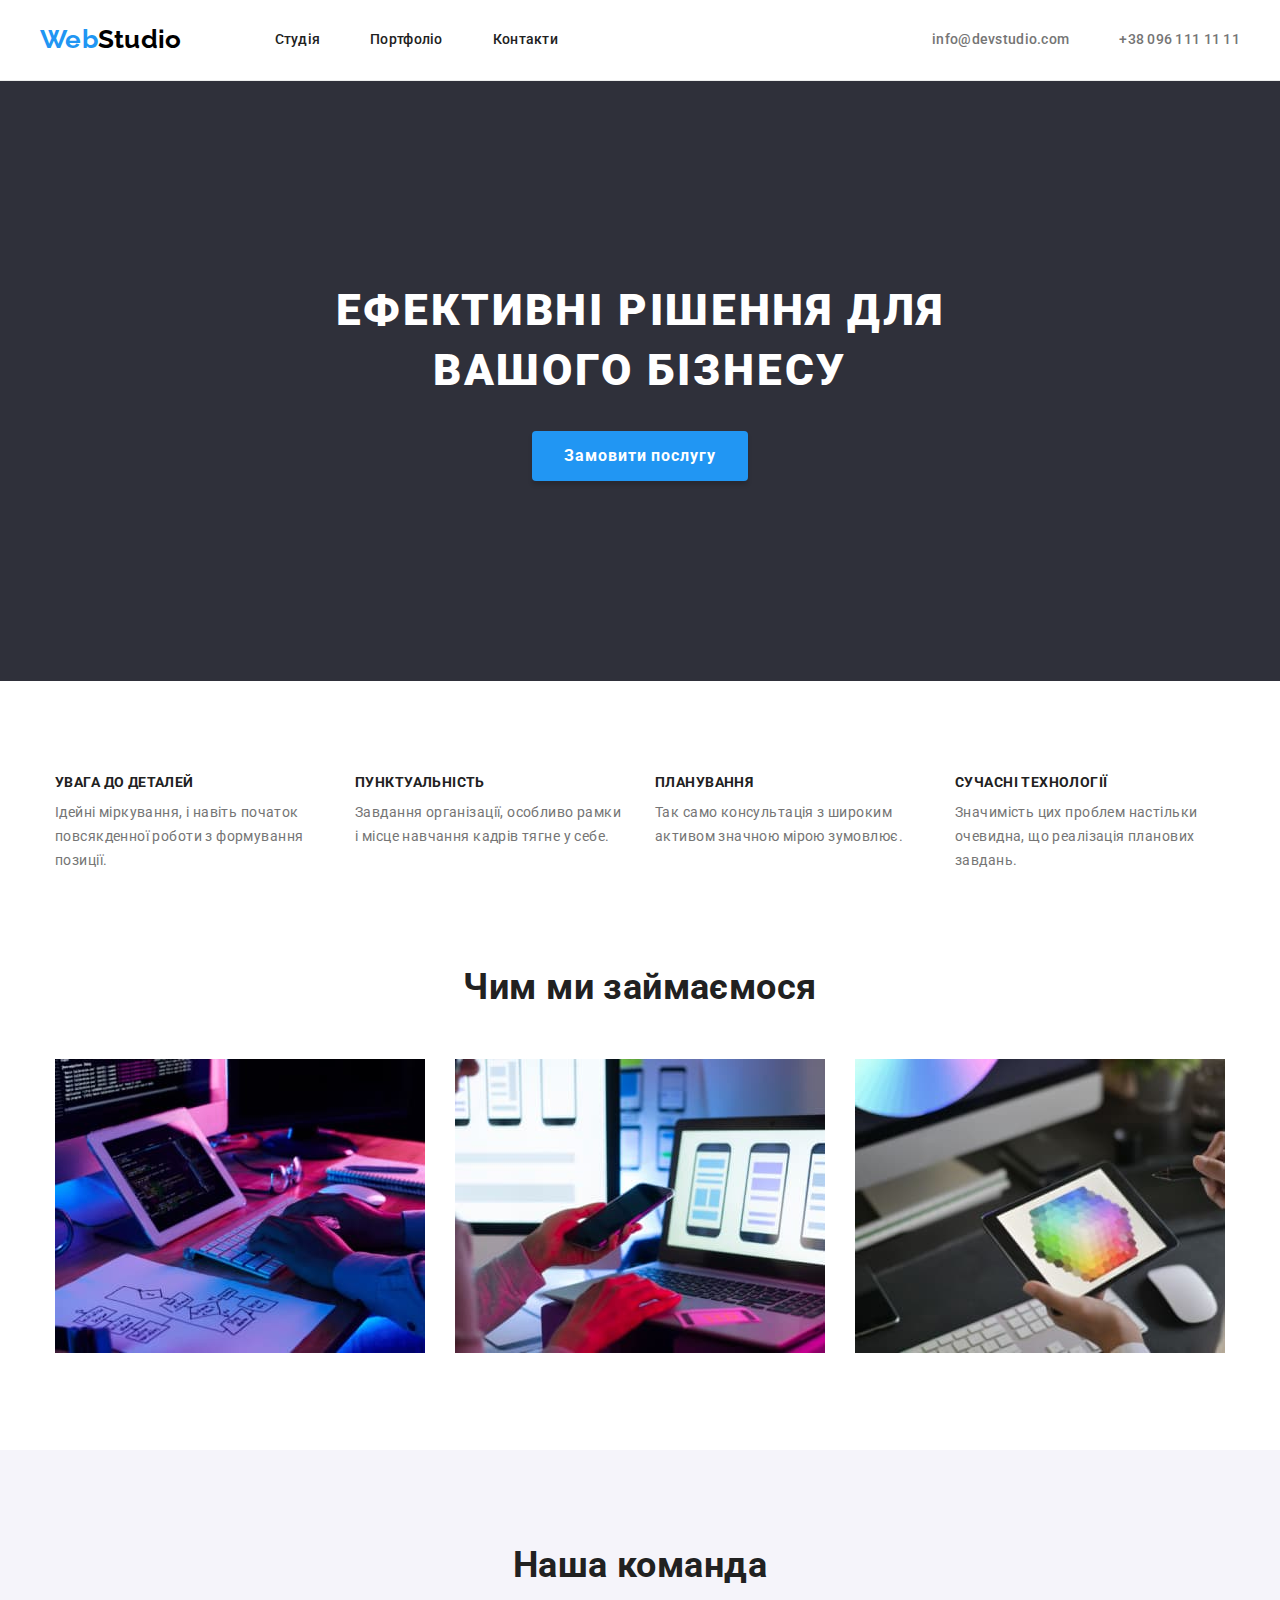
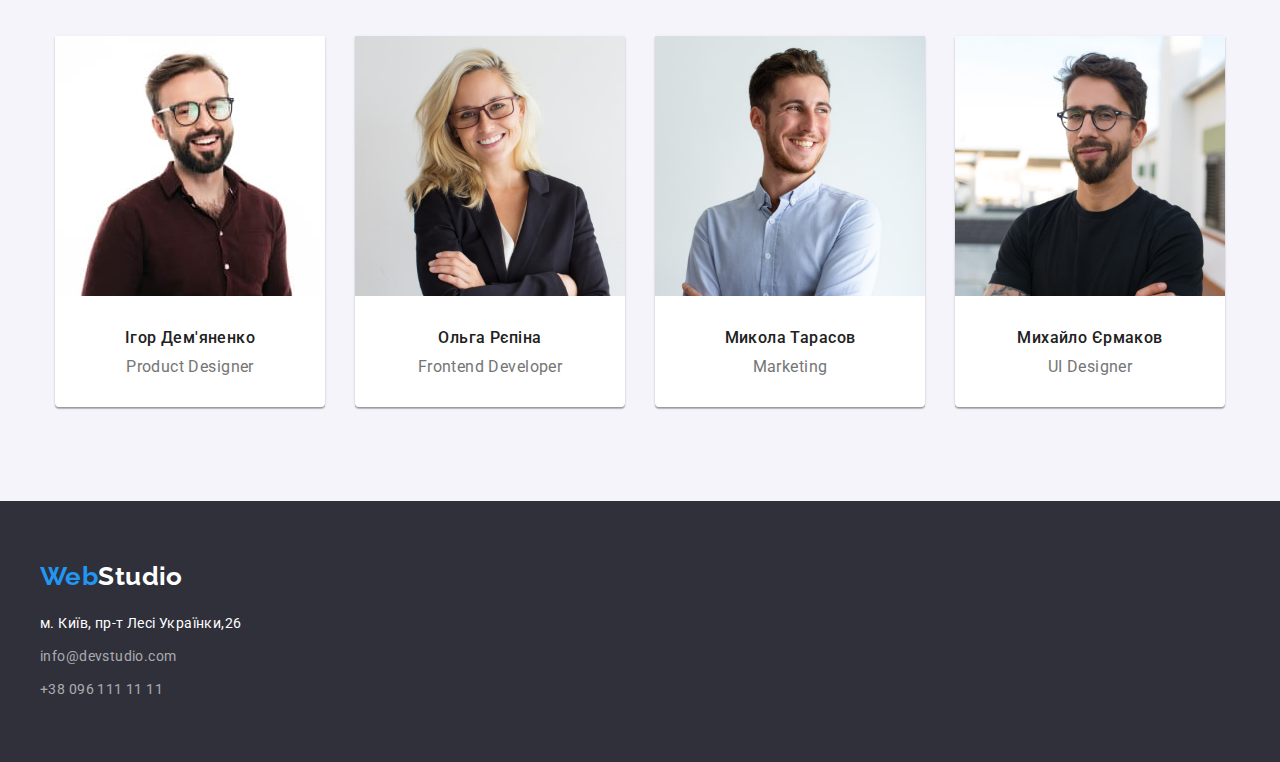
<file: index.html>
<!DOCTYPE html>
<html lang="uk">

<head>
    <meta charset="UTF-8">
    <meta http-equiv="X-UA-Compatible" content="IE=edge">
    <meta name="viewport" content="width=device-width, initial-scale=1.0">
    <link rel="preconnect" href="https://fonts.googleapis.com">
    <link rel="preconnect" href="https://fonts.gstatic.com" crossorigin>
    <link
        href="https://fonts.googleapis.com/css2?family=Raleway:wght@700&family=Roboto:wght@400;500;700;900&display=swap"
        rel="stylesheet">
    <link rel="stylesheet" href="./css/modern-normalize.css">
    <link rel="stylesheet" href="./css/styles.css">
    <title>Studio</title>

</head>

<body>
    <!--Шапка сайта-->
    <header class="header">
        <div class="container header-block">
            <div class="header-site">
                <a href="./index.html" class="logo list">Web<span class="logo-first">Studio</span></a>
                <nav class="site-nav">
                    <ul class="list site-list">
                        <li class="site-item"><a href="./index.html" class="link current">Студія</a></li>
                        <li class="site-item"><a href="./portfolio.html" class="link">Портфоліо</a></li>
                        <li class="site-item"><a href="./ " class="link">Контакти</a></li>
                    </ul>
                </nav>
            </div>
            <ul class="list info-nav">
                <li class="info-item"> <a href="mailto:info@devstudio.com" class="info-link">info@devstudio.com</a></li>
                <li class="info-item"><a href="tel:+380961111111" class="info-link">+38 096 111 11 11</a></li>
            </ul>
        </div>
    </header>
    <!--Головний контент-->
    <main>
        <!--Герой-->
        <section class="hero">
            <div class="container hero-block">
                <h1 class="hero-title">Ефективні рішення для <br>вашого бізнесу</h1>
                <div class="button-wrapper">
                    <button type="button" class="hero-button">Замовити послугу</button>
                </div>
            </div>
        </section>

        <!--Переваги-->
        <section class="section advantages">
            <div class="container">
                <h2 hidden class="title">Переваги</h2>
                <ul class="list adv-list">
                    <li class="adv-item">
                        <h3 class="item">УВАГА ДО ДЕТАЛЕЙ</h3>
                        <p class="text">Ідейні міркування, і навіть початок повсякденної роботи з формування позиції.
                        </p>
                    </li>
                    <li class="adv-item">
                        <h3 class="item">ПУНКТУАЛЬНІСТЬ</h3>
                        <p class="text">Завдання організації, особливо рамки і місце навчання кадрів тягне у себе.</p>
                    </li>
                    <li class="adv-item">
                        <h3 class="item">ПЛАНУВАННЯ</h3>
                        <p class="text">Так само консультація з широким активом значною мірою зумовлює.</p>
                    </li>
                    <li class="adv-item">
                        <h3 class="item">СУЧАСНІ ТЕХНОЛОГІЇ</h3>
                        <p class="text">Значимість цих проблем настільки очевидна, що реалізація планових завдань.</p>
                    </li>
                </ul>
            </div>
        </section>
        <!--Заняття-->
        <section class="section doing">
            <div class="container">
                <h2 class="title">Чим ми займаємося</h2>
                <ul class="list doing-list">
                    <li class="doing-item">
                        <img src="./images/box-1.jpeg" alt="програміст пише код на комп'ютері" width="370" height="294">
                    </li>
                    <li class="doing-item">
                        <img src="./images/box-2.jpeg" alt="синхронізація телефону з комп'ютером" width="370"
                            height="294">
                    </li>
                    <li class="doing-item">
                        <img src="./images/box-3.jpeg" alt="палітра кольорів на планшеті у руці дизайнера " width="370"
                            height="294">
                    </li>
                </ul>
            </div>
        </section>
        <!--Команда-->
        <section class="section team">
            <div class="container">
                <h2 class="title ">Наша команда</h2>
                <ul class="list team-list">
                    <li class="team-member">
                        <img src="./images/ihor_designer.jpeg" alt="фото дизайнера" width="270" height="260">
                        <h3 class="team-mate">Ігор Дем'яненко</h3>
                        <p class="team-jobs">Product Designer</p>
                    </li>
                    <li class="team-member">
                        <img src="./images/olga_developer.jpeg" alt="фото розробниці" width="270" height="260">
                        <h3 class="team-mate">Ольга Рєпіна</h3>
                        <p class="team-jobs">Frontend Developer</p>
                    </li>
                    <li class="team-member">
                        <img src="./images/mykola_marketing.jpeg" alt="фото маркетолога" width="270" height="260">
                        <h3 class="team-mate">Микола Тарасов</h3>
                        <p class="team-jobs">Marketing</p>
                    </li>
                    <li class="team-member">
                        <img src="./images/mikhailo_designer.jpeg" alt="фото дизайнера" width="270" height="260">
                        <h3 class="team-mate">Михайло Єрмаков</h3>
                        <p class="team-jobs">UI Designer</p>
                    </li>
                </ul>
            </div>
        </section>
    </main>
    <!--Підвал-->
    <footer class="footer">
        <div class="container footer-block">
            <a href="./index.html" class="logo list">Web<span class="logo-last">Studio</span></a>
            <address>
                <ul class="address-nav list">
                    <li class="footer-item"><a href="" target="_blank" rel="noopener noreferrer" class="link link-address">м. Київ, пр-т
                            Лесі
                            Українки,26</a>
                    </li>
                    <li class="footer-item"><a href="mailto:info@devstudio.com" class="link">info@devstudio.com</a></li>
                    <li class="footer-item"><a href="tel:+380961111111" class="link">+38 096 111 11 11</a></li>
                </ul>
            </address>
        </div>
    </footer>
</body>

</html>
</file>
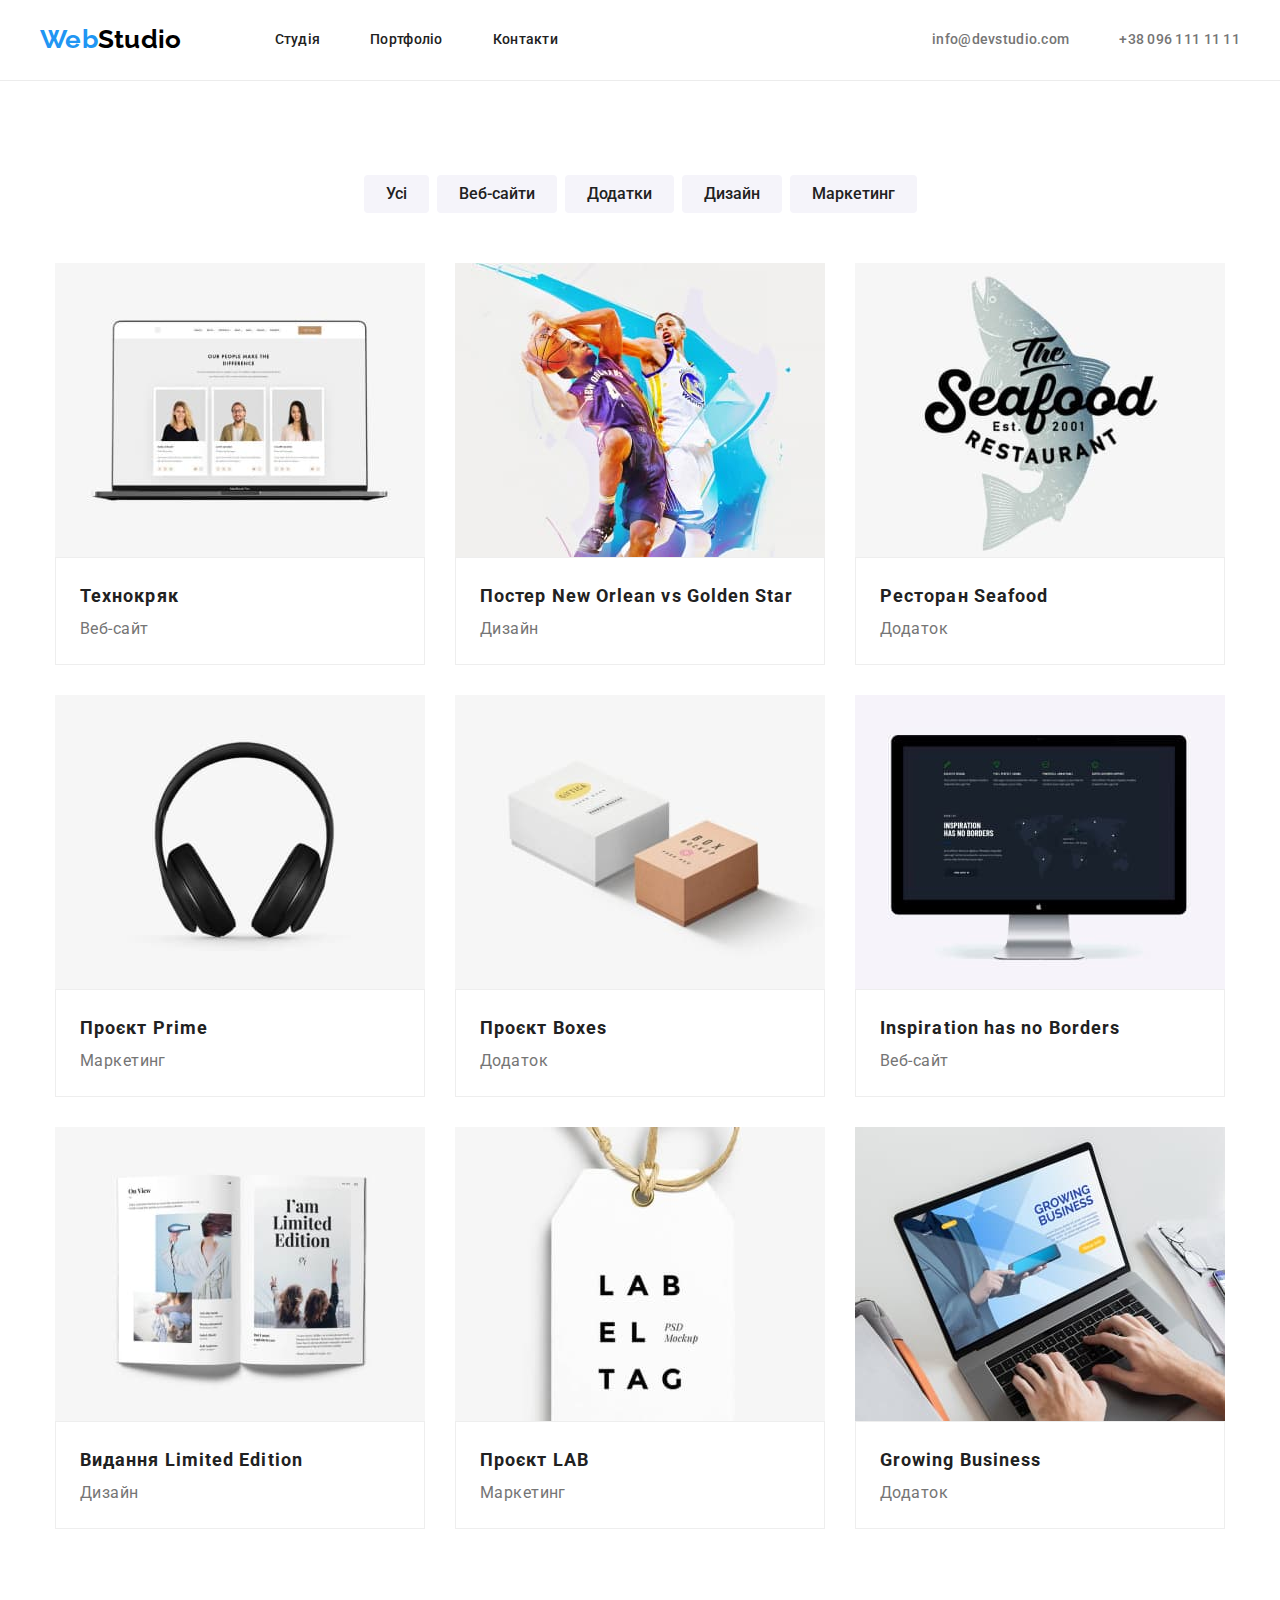
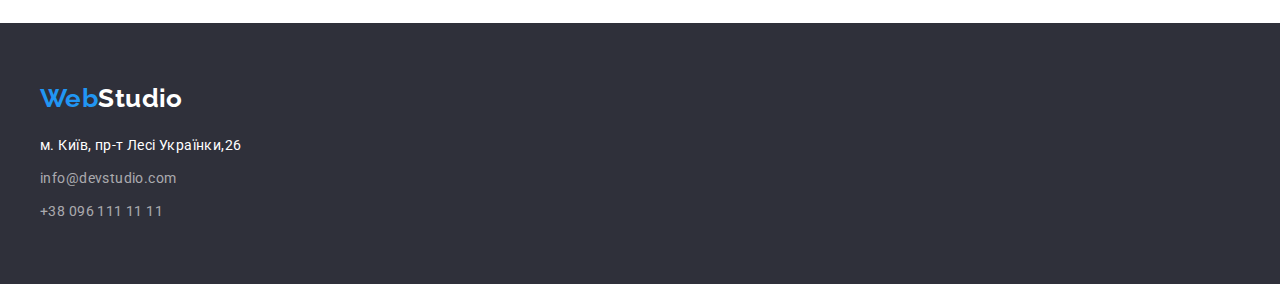
<file: portfolio.html>
<!DOCTYPE html>
<html lang="uk">

<head>
    <meta charset="UTF-8">
    <meta http-equiv="X-UA-Compatible" content="IE=edge">
    <meta name="viewport" content="width=device-width, initial-scale=1.0">
    <link rel="preconnect" href="https://fonts.googleapis.com">
    <link rel="preconnect" href="https://fonts.gstatic.com" crossorigin>
    <link
        href="https://fonts.googleapis.com/css2?family=Raleway:wght@700&family=Roboto:wght@400;500;700;900&display=swap"
        rel="stylesheet">
    <link rel="stylesheet" href="./css/modern-normalize.css">
    <link rel="stylesheet" href="./css/styles.css">
    <title>Portfolio</title>
</head>

<body>
    <!--Шапка-->
    <header class="header">
        <div class="container header-block">
            <div class="header-site">
                <a href="./index.html" class="logo list">Web<span class="logo-first">Studio</span></a>
                <nav class="site-nav">
                    <ul class="list site-list">
                        <li class="site-item"><a href="./index.html" class="link">Студія</a></li>
                        <li class="site-item"><a href="./portfolio.html" class="link current">Портфоліо</a></li>
                        <li class="site-item"><a href="./ " class="link">Контакти</a></li>
                    </ul>
                </nav>
            </div>
            <ul class="list info-nav">
                <li class="info-item"> <a href="mailto:info@devstudio.com" class="info-link">info@devstudio.com</a></li>
                <li class="info-item"><a href="tel:+380961111111" class="info-link">+38 096 111 11 11</a></li>
            </ul>
        </div>
    </header>
    <!--Головне-->
    <main>
        <!--Фільтри-->
        <section class="section">
            <div class="container filter-block">
                <h1 hidden class="title">Фільтр з переліком робіт</h1>
                <ul class="filter-buttons list">
                    <li class="filter-item">
                        <button type="button" class="filter-button">Усі</button>
                    </li>
                    <li class="filter-item">
                        <button type="button" class="filter-button">Веб-сайти</button>
                    </li>
                    <li class="filter-item">
                        <button type="button" class="filter-button">Додатки</button>
                    </li>
                    <li class="filter-item">
                        <button type="button" class="filter-button">Дизайн</button>
                    </li>
                    <li class="filter-item">
                        <button type="button" class="filter-button">Маркетинг</button>
                    </li>
                </ul>
            </div>
            <!--Перелік робіт-->
            <div class="container">
                <ul class="list work-list">
                    <li class="works">
                        <a href="#" target="_blank" rel="noopener norefferer">
                            <img class="work-image"src="./images/our-people-laptop.jpeg" alt="Ноутбук з прикладом створеного сайту"
                                width="370" height="294">
                            <div class="work-add">
                                <h2 class="work-title">Технокряк</h2>
                                <p class="work-type">Веб-сайт</p>
                            </div>
                        </a>
                    </li>
                    <li class="works">
                        <a href="#" target="_blank" rel="noopener norefferer">
                            <img class="work-image" src="./images/basketball.jpeg" alt="Постер для баскетбольної гри" width="370"
                                height="294">
                            <div class="work-add">
                                <h2 class="work-title">Постер New Orlean vs Golden Star</h2>
                                <p class="work-type">Дизайн</p>
                            </div>
                        </a>
                    </li>
                    <li class="works">
                        <a href="#" target="_blank" rel="noopener norefferer">
                            <img class="work-image" src="./images/seafood.jpeg" alt="Вивіска для ресторану з морською їжею" width="370"
                                height="294">
                            <div class="work-add">
                                <h2 class="work-title">Ресторан Seafood</h2>
                                <p class="work-type">Додаток</p>
                            </div>
                        </a>
                    </li>
                    <li class="works">
                        <a href="#" target="_blank" rel="noopener norefferer">
                            <img class="work-image" src="./images/headphone.jpeg" alt="Навушники" width="370" height="294">
                            <div class="work-add">
                                <h2 class="work-title">Проєкт Prime</h2>
                                <p class="work-type">Маркетинг</p>
                            </div>
                        </a>
                    </li>
                    <li class="works">
                        <a href="#" target="_blank" rel="noopener norefferer">
                            <img class="work-image" src="./images/boxes.jpeg" alt="Коробки" width="370" height="294">
                            <div class="work-add">
                                <h2 class="work-title">Проєкт Boxes</h2>
                                <p class="work-type">Додаток</p>
                            </div>
                        </a>
                    </li>
                    <li class="works">
                        <a href="#" target="_blank" rel="noopener norefferer">
                            <img class="work-image" src="./images/computer.jpeg" alt="Ноутбук зі створеним сайтом" width="370"
                                height="294">
                            <div class="work-add">
                                <h2 class="work-title">Inspiration has no Borders</h2>
                                <p class="work-type">Веб-сайт</p>
                            </div>
                        </a>
                    </li>
                    <li class="works">
                        <a href="#" target="_blank" rel="noopener norefferer">
                            <img class="work-image" src="./images/book.jpeg" alt="Книга з обмеженим виданням" width="370" height="294">
                            <div class="work-add">
                                <h2 class="work-title">Видання Limited Edition</h2>
                                <p class="work-type">Дизайн</p>
                            </div>
                        </a>
                    </li>
                    <li class="works">
                        <a href="#" target="_blank" rel="noopener norefferer">
                            <img class="work-image" src="./images/label.jpeg" alt="Лейб" width="370" height="294">
                            <div class="work-add">
                                <h2 class="work-title">Проєкт LAB</h2>
                                <p class="work-type">Маркетинг</p>
                            </div>
                        </a>
                    </li>
                    <li class="works">
                        <a href="#" target="_blank" rel="noopener norefferer">
                            <img class="work-image" src="./images/growing-business.jpeg" alt="Додаток для бізнесу" width="370"
                                height="294">
                            <div class="work-add">
                                <h2 class="work-title">Growing Business</h2>
                                <p class="work-type">Додаток</p>
                            </div>
                        </a>
                    </li>
                </ul>
            </div>
        </section>
    </main>
    <!--Підвал-->
    <footer class="footer">
        <div class="container footer-block">
            <a href="./index.html" class="logo list">Web<span class="logo-last">Studio</span></a>
            <address>
                <ul class="address-nav list">
                    <li class="footer-item"><a href="" target="_blank" rel="noopener noreferrer"
                            class="link link-address">м. Київ, пр-т
                            Лесі
                            Українки,26</a>
                    </li>
                    <li class="footer-item"><a href="mailto:info@devstudio.com" class="link">info@devstudio.com</a></li>
                    <li class="footer-item"><a href="tel:+380961111111" class="link">+38 096 111 11 11</a></li>
                </ul>
            </address>
        </div>
    </footer>
</body>

</html>
</file>
<file: css/styles.css>
/* колір основного тексту: #212121; */
/* другорядний колір тексту: #757575;*/
/* акцент: #2196F3;*/
/* білий колір:#FFFFFF;*/
:root{

    --accent-color:#2196F3;
    --primary-text-color:#212121;
    --secondary-text-color:#757575;
    --c-white:#FFFFFF;
}
body{
    background-color: var(--c-white);;
    color: var(--primary-text-color);
    font-family: 'Roboto', sans-serif;
    font-size: 14px;
    font-weight: 400;
    line-height: 1.17;
    letter-spacing: 0.03em;;
}
.container{
max-width: 1200px;
margin:0 auto;
padding: 0 15px;
}

button{
    cursor: pointer;
}

a{
    text-decoration: none;
}

/* Header general */
.header{
    color:var(--c-white);
    letter-spacing: 0.02em;
    border-bottom: 1px solid #ECECEC;
}
.header-block{
display: flex;
justify-content: space-between;
align-items: center;
padding: 24px 0 25px;

}
.header-site{
    display:flex;
}
.logo{
    color: var(--accent-color);
    font-family: 'Raleway', sans-serif;
    font-weight: 700;
    font-size: 26px;
    line-height: 1.19;
    margin-right: 93px;
}
.logo-first{
    color: #000000;
}
.list{
    list-style-type: none;
    text-decoration: none;
    
}
.site-nav{
    display: flex;
    align-items: center;
}
.site-list{
    display: flex;
    
}
.site-item:not(:last-child) {
    margin-right: 50px;
}
.site-nav .link{
    color: #212121;
    font-weight: 500;
    letter-spacing: 0.02em;
    text-decoration: none;
}
.site-nav .link:hover,
.site-nav .link:focus{
    color: var(--accent-color);
}
.info-nav{
    display: flex;  
}
.info-item:not(:last-child) {
    margin-right: 50px;
}
.info-nav .info-link{
    color:var(--secondary-text-color);
    font-weight: 500;
    letter-spacing: 0.02em;
    text-decoration: none;
}
.info-nav .info-link:hover,
.info-nav .info-link:focus {
    color:var(--accent-color);
}
.current:visited{
    color: var(--accent-color);
}

/* Main content */
/* Hero */
.hero{
background-color: #2F303A;;
}
.hero-block{
padding: 200px;
}
.hero-title{
    color: var(--c-white);
    font-weight: 900;
    font-size: 44px;
    line-height: 1.36;
    text-align: center;
    letter-spacing: 0.06em;
    text-transform: uppercase;
}
.button-wrapper{
    display: flex;
    justify-content: center;
}
.hero-button{
    color:var(--c-white);
    background-color: var(--accent-color);
    font-weight: 700;
    font-size: 16px;
    line-height: 1.88;
    text-align: center;
    letter-spacing: 0.06em;
    box-shadow: 0px 4px 4px rgba(0, 0, 0, 0.15);
    border-radius: 4px;
    border:none;
    padding: 10px 32px;
    margin-top: 30px;
}

/* Advantages */
.section.advantages{
    padding-bottom: 0;
}
.title{
    color: var(--primary-text-color);
    font-weight: 700;
    font-size: 36px;
    text-align: center;
}
.adv-list{
    display:flex;
    gap: 30px;
}
.adv-item{
    max-width: 270px;
    
}
.advantages .item{
    color: var(--primary-text-color);
    font-size: 14px;
    font-weight: 700;
    line-height: 1.14;
    text-transform: uppercase;
    margin-bottom: 10px;
    
}
.advantages .text{
    color: var(--secondary-text-color);
    line-height: 1.71;

}

/* Doing */
.doing-list{
display: flex;
margin-top: 50px;
}

.doing-item:not(:last-child){
margin-right: 30px;
}
/* Team */
.team{
    background-color: #F5F4FA;
}
.team-list{
    display:flex;
    margin-top: 50px;
}
.team-member{
    background: var(--c-white);
    box-shadow: 0px 1px 3px rgba(0, 0, 0, 0.12), 0px 1px 1px rgba(0, 0, 0, 0.14), 0px 2px 1px rgba(0, 0, 0, 0.2);
    border-radius: 0px 0px 4px 4px;
}
.team-member:not(:last-child){
margin-right: 30px;

}
.team-mate{
    font-weight: 500;
    font-size: 16px;
    line-height: 1.18;
    text-align: center;
    margin-top: 30px;
}

.team-jobs{
    color: var(--secondary-text-color);
    font-size: 16px;
    line-height: 1.18;
    text-align: center;
    margin: 10px 0 30px;
}

/* Footer general */
.footer{
background-color: #2F303A;
}
.footer-block{
display:flex;
flex-direction: column;
padding: 60px 0;
}

.logo-last{
    color:var(--c-white);
}
.address-nav{
    margin-top: 20px;
}

.address-nav .link{
    color: rgba(255, 255, 255, 0.6);
    line-height: 1.71;
    text-decoration: none;
    font-style: normal;
}

.footer-item:not(:last-child){
    margin-bottom: 9px;
}
.address-nav .link:hover,
.address-nav .link:focus{
    color: var(--accent-color);
}

.address-nav .link-address{
    color: var(--c-white);
}
/* Portfolio */
.section{
    padding: 94px 0;
}
.filter-block{
    margin-bottom: 50px;
}
.filter-buttons{
display: flex;
gap: 8px;
justify-content: center;
}


.filter-button{
    color: var(--primary-text-color);
    background-color: #F5F4FA;
    font-weight: 500;
    font-size: 16px;
    line-height: 1.62;
    text-align: center;
    border-radius: 4px;
    border: none;
    cursor: pointer;
    padding: 6px 22px;

}

.filter-button:hover,
.filter-button:focus{
    color: var(--c-white);
    background: var(--accent-color);
    box-shadow: 0px 3px 1px rgba(0, 0, 0, 0.1), 0px 1px 2px rgba(0, 0, 0, 0.08), 0px 2px 2px rgba(0, 0, 0, 0.12);
    border-radius: 4px;
    font-weight: 500;
    font-size: 16px;
    line-height: 1.62;
    text-align: center;
}
.work-list{
    display: flex;
    flex-wrap: wrap;
    gap: 30px;
    
}
.works{
    background: var(--c-white);
}
.work-image{
    display: block;
}
.work-add{
    padding: 20px 24px;
    border: 1px solid #EEEEEE;
}

.work-title{
    font-weight: 700;
    font-size: 18px;
    line-height: 2;
    letter-spacing: 0.06em;
    color: #212121;
}

.work-type{
    color: var(--secondary-text-color);
    font-size: 16px;
    line-height: 1.88;
}
</file>
